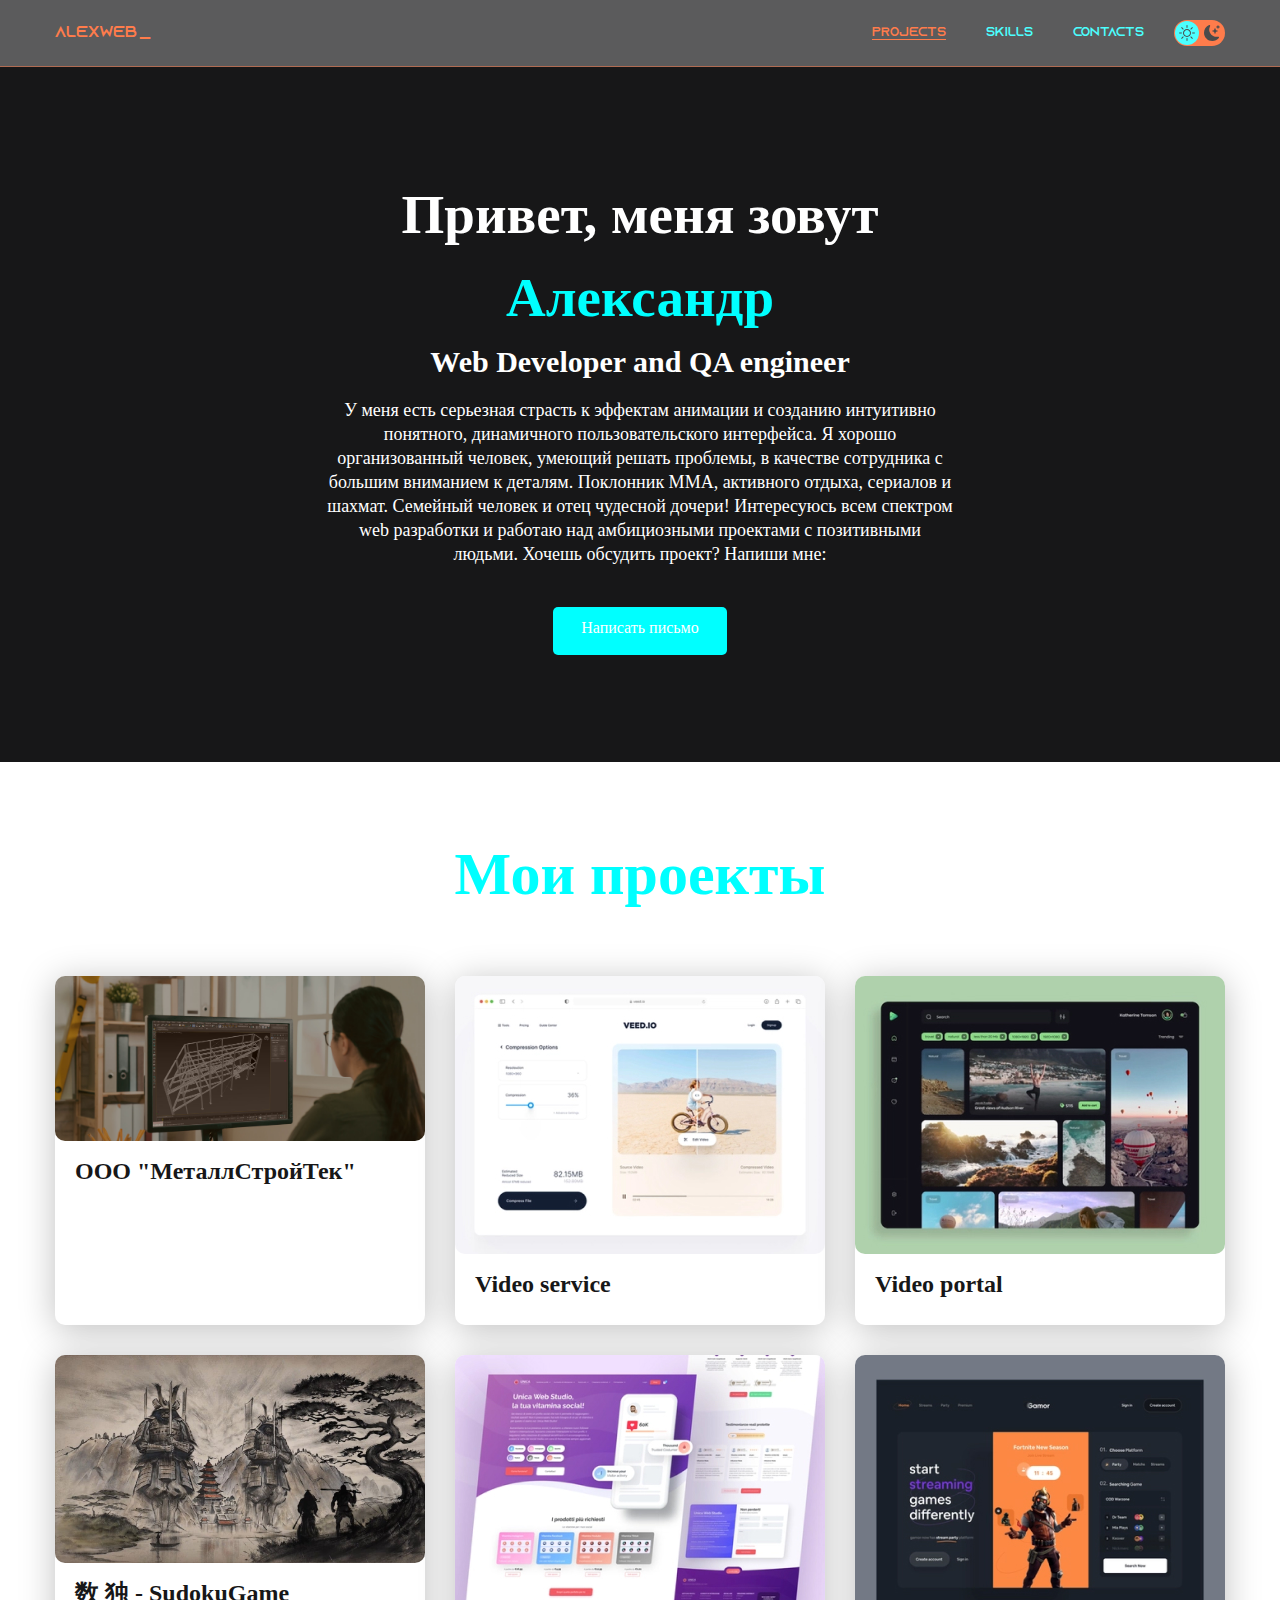
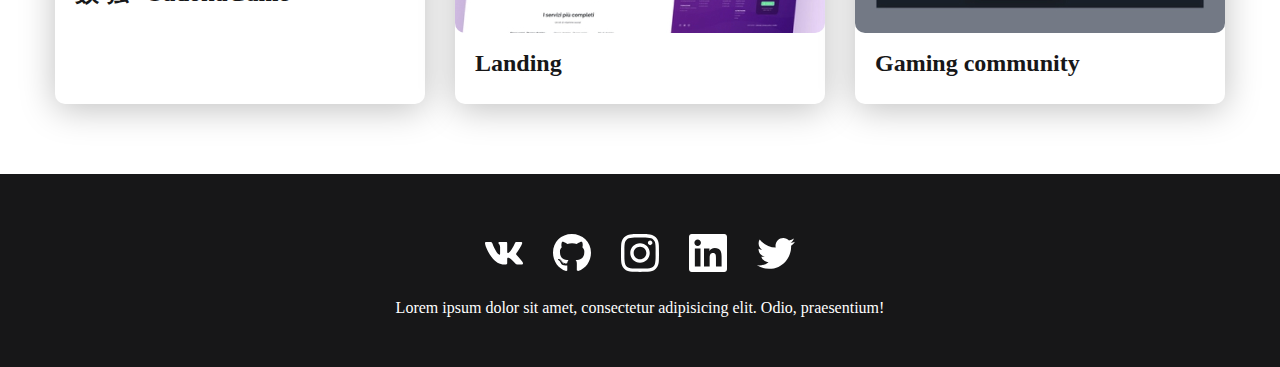
<file: index.html>
<!DOCTYPE html>
<html lang="en">
<head>
    <meta charset="UTF-8">
    <meta http-equiv="X-UA-Compatible" content="IE=edge">
    <meta name="viewport" content="width=device-width, initial-scale=1.0">
    <link rel="stylesheet" href="css/main.css">
    <title>Alexandr_Konovalov|Python_Developer</title>
</head>
<body>
    <nav class="nav">

        <div class="container">
            <div class="nav-row">
                <a href="./index.html" class="logo">
                    <p class="pulse">
                        AlexWeb
                    </p>
                </a>
                <button class="dark-mode-btn">
                    <img src="./img/icons/Sun.svg" alt="Light mode" class="dark-mode-btn_icon">
                    <img src="./img/icons/Moon.svg" alt="Darkt mode" class="dark-mode-btn_icon">
                </button>

                <ul class="nav-list">
                    <li class="nav-list__item"><a href="./index.html" class="nav-list__link nav-list__link--active">Projects</a></li>
                    <li class="nav-list__item"><a href="./skills.html" class="nav-list__link">Skills</a></li>
                    <li class="nav-list__item"><a href="./contacts.html" class="nav-list__link">Contacts</a></li>
                </ul>
            </div>
        </div>

    </nav>
    <!-- <canvas id="spider"></canvas> -->
        <header class="header">
        
            <div class="header__wrapper">
                <h1 class="header__title">
                    
                    <strong>Привет, меня зовут <em>Александр</em></strong><br>
                     Web Developer and QA engineer
                </h1>
                <div class="header__text">
                    <p>У меня есть серьезная страсть к эффектам анимации и созданию интуитивно понятного, динамичного пользовательского интерфейса. Я хорошо организованный человек, умеющий решать проблемы, в качестве сотрудника с большим вниманием к деталям. Поклонник ММА, активного отдыха, сериалов и шахмат. Семейный человек и отец чудесной дочери! Интересуюсь всем спектром web разработки и работаю над амбициозными проектами с позитивными людьми. Хочешь обсудить проект? Напиши мне:</p>
                </div>
                <a href="#!" class="btn">Написать письмо</a>
            </div>
        
        </header>
        
        
    <main class="section">

        <div class="container">

            <h2 class="title-1">Мои проекты</h2>
            <ul class="projects">
                <li class="project">
                    <a href="./project-page.html">
                        <img src="./img/projects/4.jpg" alt="Project img" class="project__img">
                        <h3 class="project-title">ООО "МеталлСтройТек"</h3>
                    </a>
                </li>
                <li class="project">
                    <img src="./img/projects/02.jpg" alt="Project img" class="project__img">
                    <h3 class="project-title">Video service</h3>
                </li>
                <li class="project">
                    <img src="./img/projects/03.jpg" alt="Project img" class="project__img">
                    <h3 class="project-title">Video portal</h3>
                </li>

                <li class="project">
                    <a href="project-page_sudoku.html">
                        <img src="./img/projects/07.jpg" alt="Project img" class="project__img">
                    <h3 class="project-title">数 独 - SudokuGame</h3>
                    </a>
                </li>
                <li class="project">
                    <img src="./img/projects/05.jpg" alt="Project img" class="project__img">
                    <h3 class="project-title">Landing</h3>
                </li>
                <li class="project">
                    <img src="./img/projects/06.jpg" alt="Project img" class="project__img">
                    <h3 class="project-title">Gaming community</h3>
                </li>
            </ul>

        </div>


    </main>

    <footer class="footer">

        <div class="container">
            <div class="footer__wrapper">
                <ul class="social">
                    <li class="social__item"><a href="#!"><img src="./img/icons/VK.svg" alt="Link"></a></li>
                    <li class="social__item"><a href="#!"><img src="./img/icons/GitHub.svg" alt="Link"></a></li>
                    <li class="social__item"><a href="#!"><img src="./img/icons/Instagram.svg" alt="Link"></a></li>
                    <li class="social__item"><a href="#!"><img src="./img/icons/LinkedIn.svg" alt="Link"></a></li>
                    <li class="social__item"><a href="#!"><img src="./img/icons/Twitter.svg" alt="Link"></a></li>
                </ul>
                <div class="copyright">
                    <p>Lorem ipsum dolor sit amet, consectetur adipisicing elit. Odio, praesentium!</p>
                </div>
            </div>
        </div>

    </footer>


    <script src="./js/main.js"></script>
    <script src="./js/sudoku.js"></script>
</body>
</html>
</file>
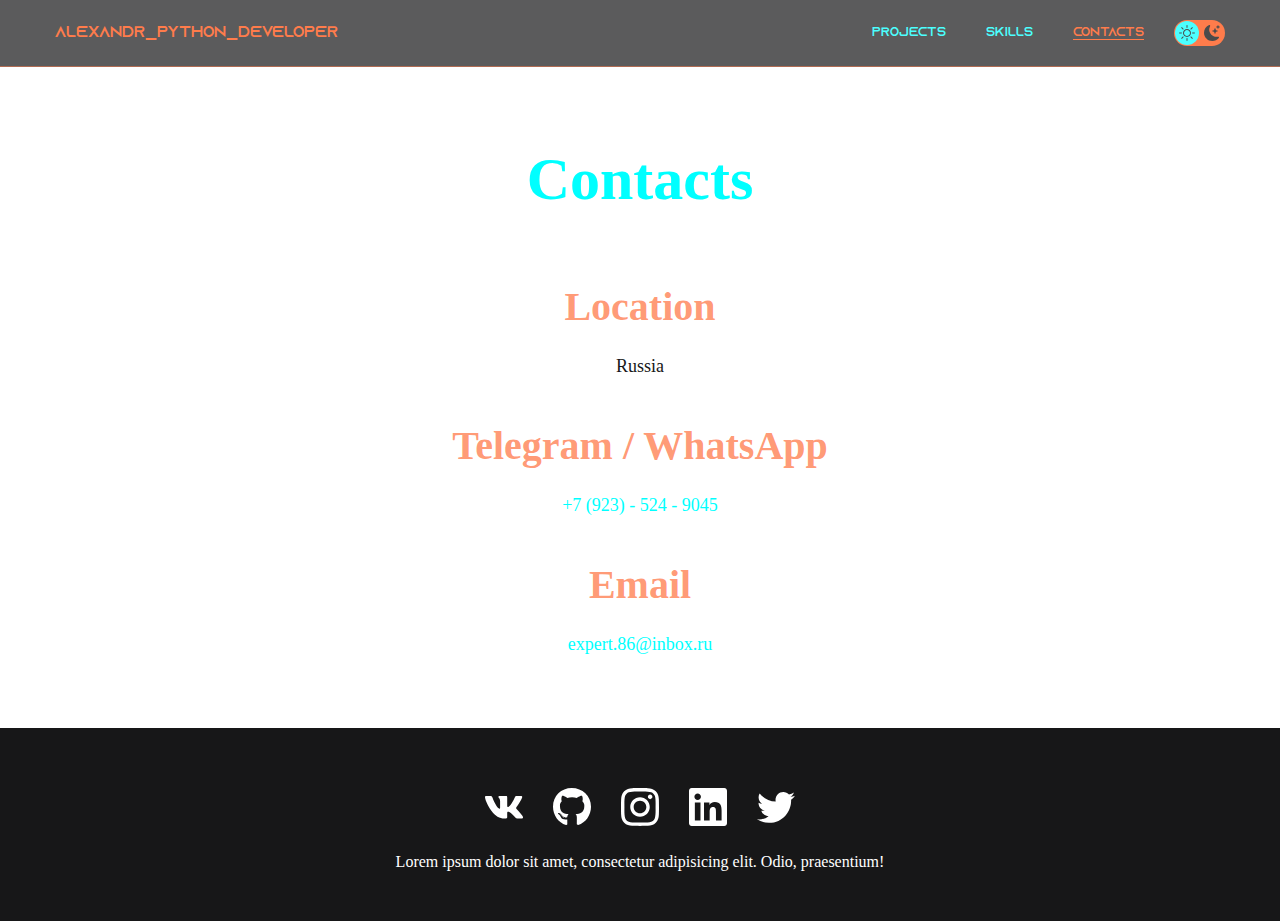
<file: contacts.html>
<!DOCTYPE html>
<html lang="en">
<head>
    <meta charset="UTF-8">
    <meta http-equiv="X-UA-Compatible" content="IE=edge">
    <meta name="viewport" content="width=device-width, initial-scale=1.0">
    <link rel="stylesheet" href="css/main.css">
    <title>Alexandr_Konovalov|Python_Developer</title>
</head>
<body>
    <nav class="nav">

        <div class="container">
            <div class="nav-row">
                <a href="./index.html" class="logo">Alexandr_python_developer</a>

                <button class="dark-mode-btn">
                    <img src="./img/icons/Sun.svg" alt="Light mode" class="dark-mode-btn_icon">
                    <img src="./img/icons/Moon.svg" alt="Darkt mode" class="dark-mode-btn_icon">
                </button>
                
                <ul class="nav-list">
                    <li class="nav-list__item"><a href="./index.html" class="nav-list__link">Projects</a></li>
                    <li class="nav-list__item"><a href="./skills.html" class="nav-list__link">Skills</a></li>
                    <li class="nav-list__item"><a href="./contacts.html" class="nav-list__link nav-list__link--active">Contacts</a></li>
                </ul>
            </div>
        </div>

    </nav>

    <main class="section">

        <div class="container">

            <h1 class="title-1">Contacts</h1>
            <ul class="content-list">
                <li class="content-list__item">
                    <h2 class="title-2">Location</h2>
                    <p>
                      Russia
                    </p>
                </li>
                <li class="content-list__item">
                    <h2 class="title-2">Telegram / WhatsApp</h2>
                    <p>
                        <a href="tel:+79235249045">+7 (923) - 524 - 9045</a>
                    </p>
                </li>
                <li class="content-list__item">
                    <h2 class="title-2">Email</h2>
                    <p>
                        <a href="mailto:expert.86@inbox.ru">expert.86@inbox.ru</a>
                    </p>
                </li>
            </ul>
        </div>
    </main>

    <footer class="footer">

        <div class="container">
            <div class="footer__wrapper">
                <ul class="social">
                    <li class="social__item"><a href="#!"><img src="./img/icons/VK.svg" alt="Link"></a></li>
                    <li class="social__item"><a href="#!"><img src="./img/icons/GitHub.svg" alt="Link"></a></li>
                    <li class="social__item"><a href="#!"><img src="./img/icons/Instagram.svg" alt="Link"></a></li>
                    <li class="social__item"><a href="#!"><img src="./img/icons/LinkedIn.svg" alt="Link"></a></li>
                    <li class="social__item"><a href="#!"><img src="./img/icons/Twitter.svg" alt="Link"></a></li>
                </ul>
                <div class="copyright">
                    <p>Lorem ipsum dolor sit amet, consectetur adipisicing elit. Odio, praesentium!</p>
                </div>
            </div>
        </div>

    </footer>
    <script src="./js/main.js"></script>
</body>
</html>
</file>
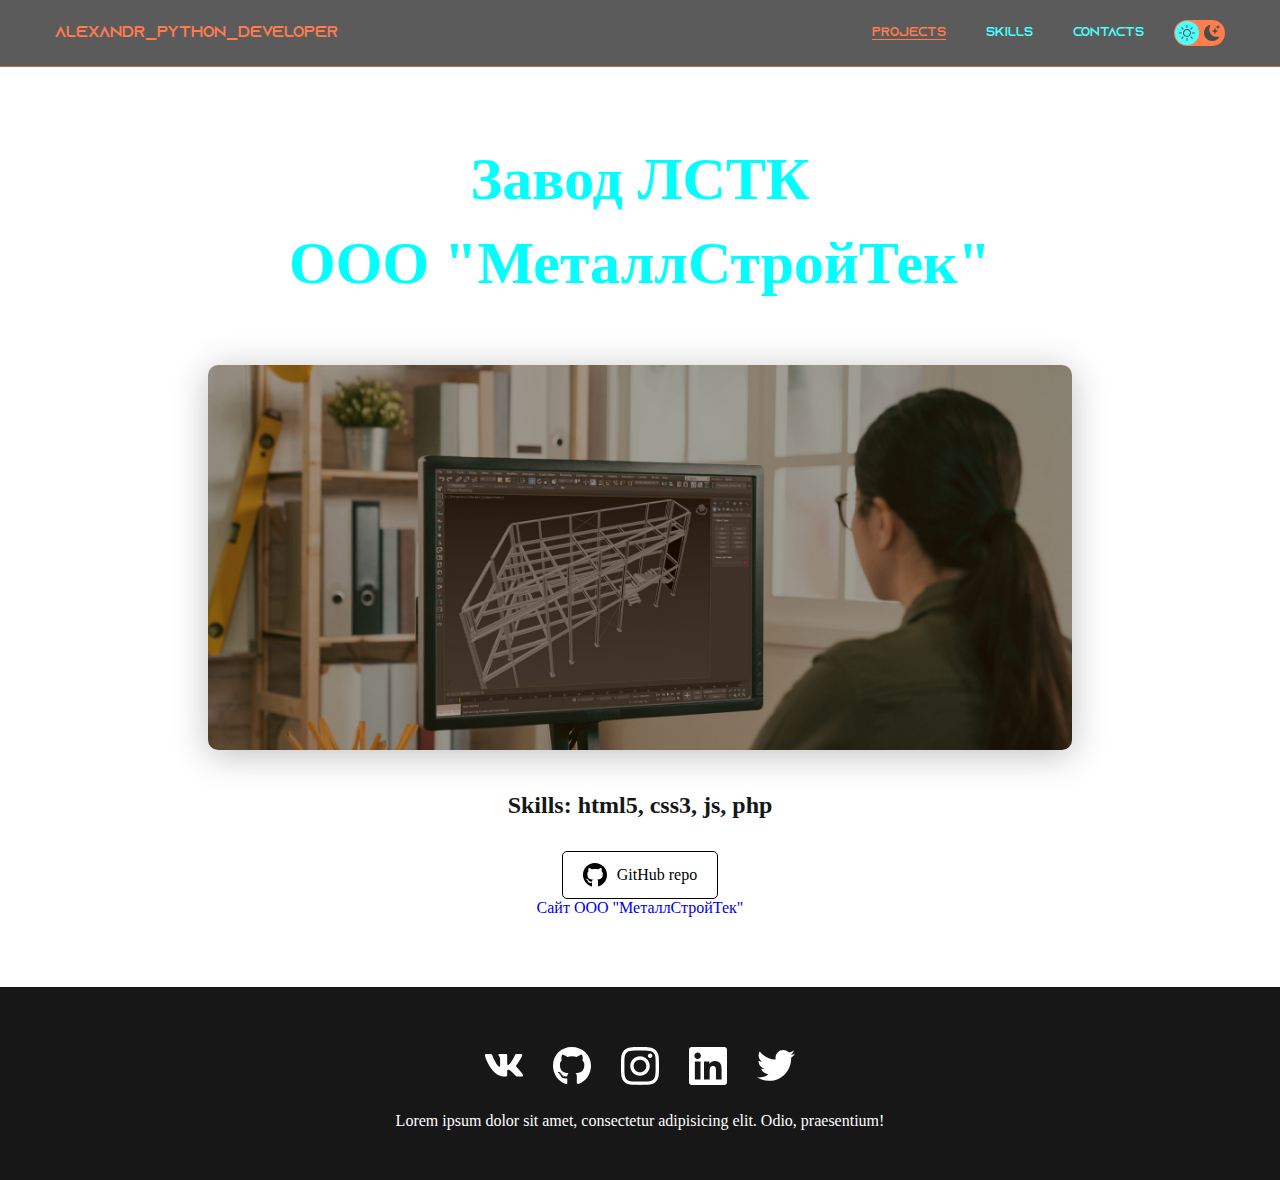
<file: project-page.html>
<!DOCTYPE html>
<html lang="en">
<head>
    <meta charset="UTF-8">
    <meta http-equiv="X-UA-Compatible" content="IE=edge">
    <meta name="viewport" content="width=device-width, initial-scale=1.0">
    <link rel="stylesheet" href="css/main.css">
    <title>Alexandr_Konovalov|Python_Developer</title>
</head>
<body>
    <nav class="nav">

        <div class="container">
            <div class="nav-row">
                <a href="./index.html" class="logo">Alexandr_python_developer</a>

                <button class="dark-mode-btn">
                    <img src="./img/icons/Sun.svg" alt="Light mode" class="dark-mode-btn_icon">
                    <img src="./img/icons/Moon.svg" alt="Darkt mode" class="dark-mode-btn_icon">
                </button>
                
                <ul class="nav-list">
                    <li class="nav-list__item"><a href="./index.html" class="nav-list__link nav-list__link--active">Projects</a></li>
                    <li class="nav-list__item"><a href="./skills.html" class="nav-list__link">Skills</a></li>
                    <li class="nav-list__item"><a href="./contacts.html" class="nav-list__link">Contacts</a></li>
                </ul>
            </div>
        </div>

    </nav>

    <main class="section">

        <div class="container">

            <div class="project-details">

                <h1 class="title-1">Завод ЛСТК <br>ООО "МеталлСтройТек"</h1>

                <img src="./img/projects/4.jpg" alt="" class="project-details__cover">

                <div class="project-details__desc">
                    <p>Skills: html5, css3, js, php</p>
                </div>

                <a href="#!" class="btn-outline">
                    <img src="./img/icons/gitHub-black.svg" alt="">
                    GitHub repo
                </a>
                <div>
                    <a href="https:/металлстройтек.рф">Сайт ООО "МеталлСтройТек"</a>
                </div>
                



            </div>

        </div>


    </main>

    <footer class="footer">

        <div class="container">
            <div class="footer__wrapper">
                <ul class="social">
                    <li class="social__item"><a href="#!"><img src="./img/icons/VK.svg" alt="Link"></a></li>
                    <li class="social__item"><a href="#!"><img src="./img/icons/GitHub.svg" alt="Link"></a></li>
                    <li class="social__item"><a href="#!"><img src="./img/icons/Instagram.svg" alt="Link"></a></li>
                    <li class="social__item"><a href="#!"><img src="./img/icons/LinkedIn.svg" alt="Link"></a></li>
                    <li class="social__item"><a href="#!"><img src="./img/icons/Twitter.svg" alt="Link"></a></li>
                </ul>
                <div class="copyright">
                    <p>Lorem ipsum dolor sit amet, consectetur adipisicing elit. Odio, praesentium!</p>
                </div>
            </div>
        </div>

    </footer>
    <script src="./js/main.js"></script>
</body>
</html>
</file>
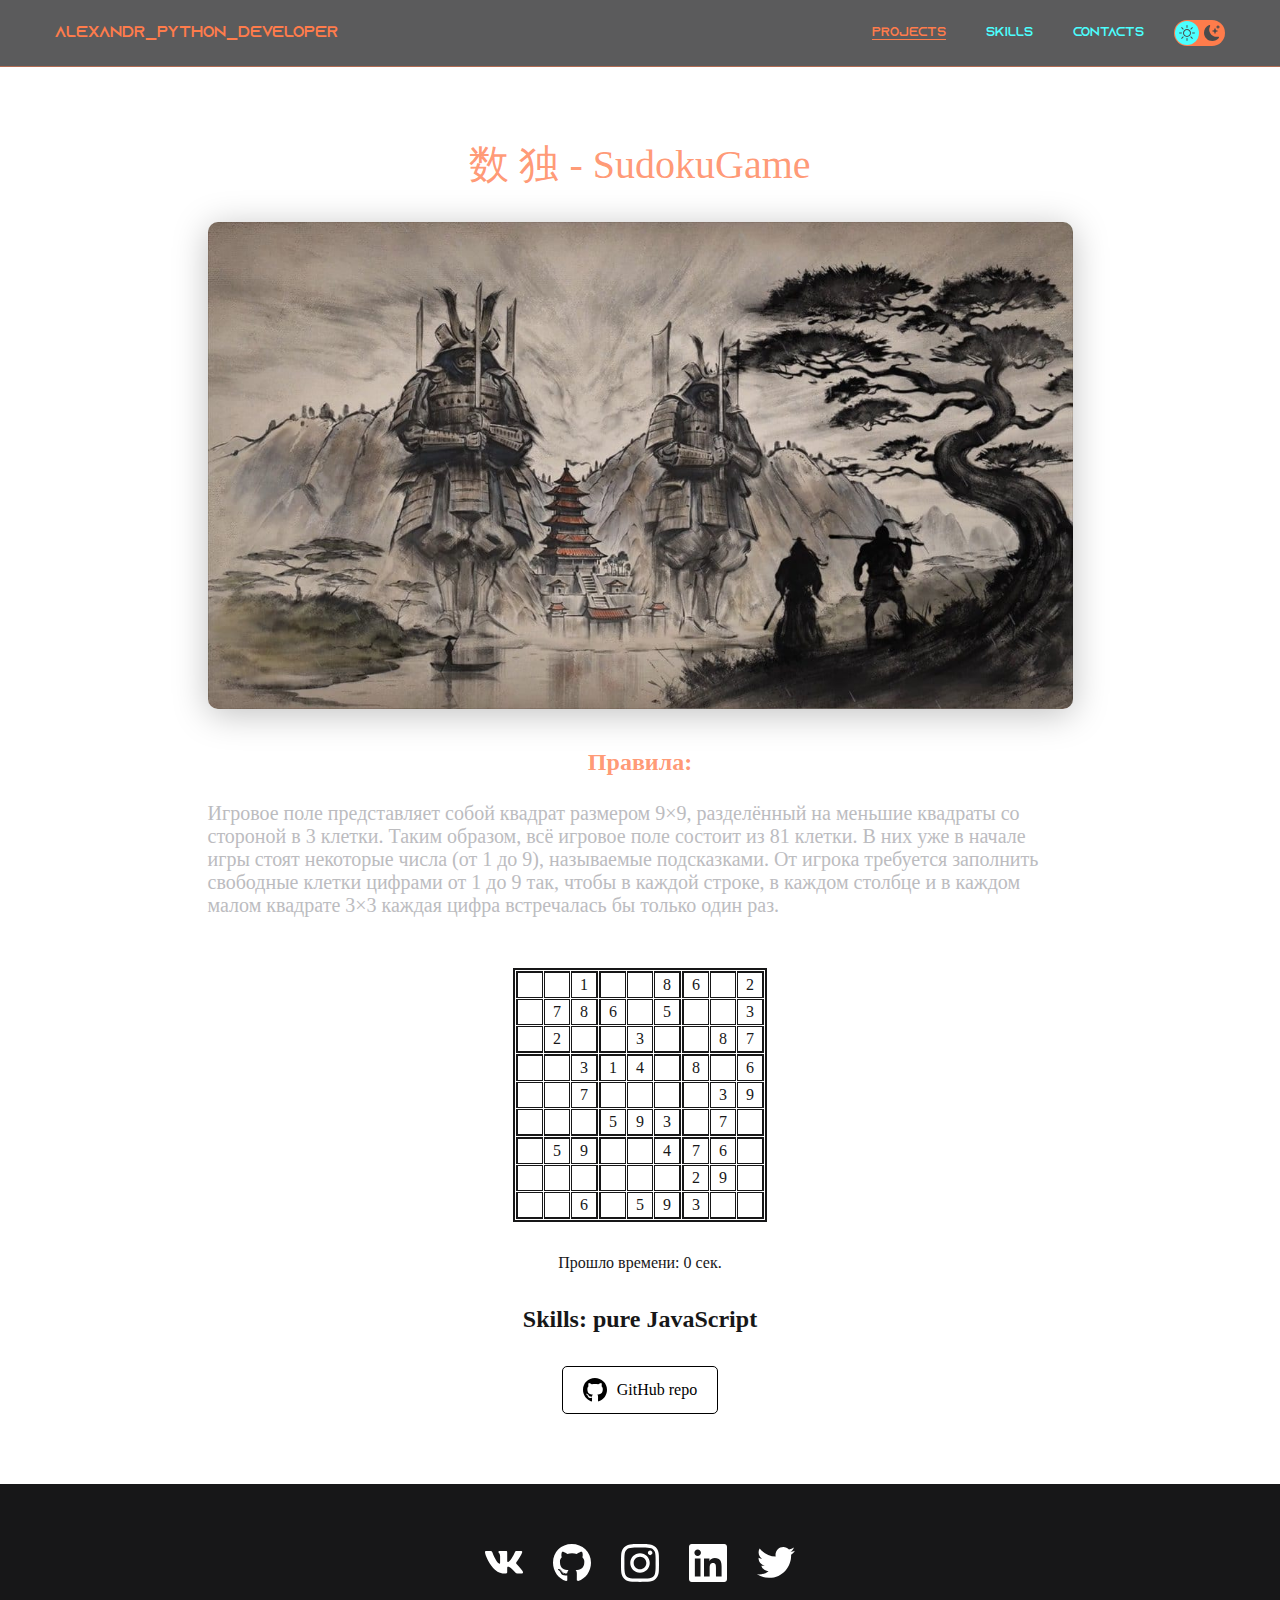
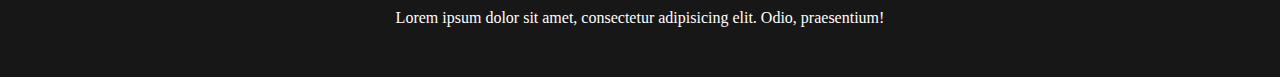
<file: project-page_sudoku.html>
<!DOCTYPE html>
<html lang="en">
<head>
    <meta charset="UTF-8">
    <meta http-equiv="X-UA-Compatible" content="IE=edge">
    <meta name="viewport" content="width=device-width, initial-scale=1.0">
    <link rel="stylesheet" href="css/main.css">
    <title>Alexandr_Konovalov|Python_Developer</title>
</head>
<body>
    <nav class="nav">

        <div class="container">
            <div class="nav-row">
                <a href="./index.html" class="logo">Alexandr_python_developer</a>

                <button class="dark-mode-btn">
                    <img src="./img/icons/Sun.svg" alt="Light mode" class="dark-mode-btn_icon">
                    <img src="./img/icons/Moon.svg" alt="Darkt mode" class="dark-mode-btn_icon">
                </button>
                
                <ul class="nav-list">
                    <li class="nav-list__item"><a href="./index.html" class="nav-list__link nav-list__link--active">Projects</a></li>
                    <li class="nav-list__item"><a href="./skills.html" class="nav-list__link">Skills</a></li>
                    <li class="nav-list__item"><a href="./contacts.html" class="nav-list__link">Contacts</a></li>
                </ul>
            </div>
        </div>

    </nav>

    <main class="section">

        <div class="container">

            <div class="project-details">

                <h1 class="title-1Sudoku">数 独 - SudokuGame</h1>

                <img src="./img/projects/07.jpg" alt="" class="project-details__cover">
                <h2>Правила:</h2>
                <p class="sudokuRules">
                    Игровое поле представляет собой квадрат размером 9×9, 
                    разделённый на меньшие квадраты со стороной в 3 клетки. 
                    Таким образом, всё игровое поле состоит из 81 клетки. 
                    В них уже в начале игры стоят некоторые числа (от 1 до 9), 
                    называемые подсказками. От игрока требуется заполнить свободные 
                    клетки цифрами от 1 до 9 так, чтобы в каждой строке, 
                    в каждом столбце и в каждом малом квадрате 3×3 каждая цифра 
                    встречалась бы только один раз.
                </p>
                <div id="playGround"></div>
                
                <div class="project-details__desc">
                    <p>Skills: pure JavaScript</p>
                </div>

                <a href="https://github.com/Alexsandr-Konovalov/sudokuGame.git" target="_blank" class="btn-outline">
                    <img src="./img/icons/gitHub-black.svg" alt="">
                    GitHub repo
                </a>
            </div>

        </div>


    </main>

    <footer class="footer">

        <div class="container">
            <div class="footer__wrapper">
                <ul class="social">
                    <li class="social__item"><a href="#!"><img src="./img/icons/VK.svg" alt="Link"></a></li>
                    <li class="social__item"><a href="#!"><img src="./img/icons/GitHub.svg" alt="Link"></a></li>
                    <li class="social__item"><a href="#!"><img src="./img/icons/Instagram.svg" alt="Link"></a></li>
                    <li class="social__item"><a href="#!"><img src="./img/icons/LinkedIn.svg" alt="Link"></a></li>
                    <li class="social__item"><a href="#!"><img src="./img/icons/Twitter.svg" alt="Link"></a></li>
                </ul>
                <div class="copyright">
                    <p>Lorem ipsum dolor sit amet, consectetur adipisicing elit. Odio, praesentium!</p>
                </div>
            </div>
        </div>

    </footer>
    <script src="./js/main.js"></script>
    <script src="./js/sudoku.js"></script>
</body>
</html>
</file>
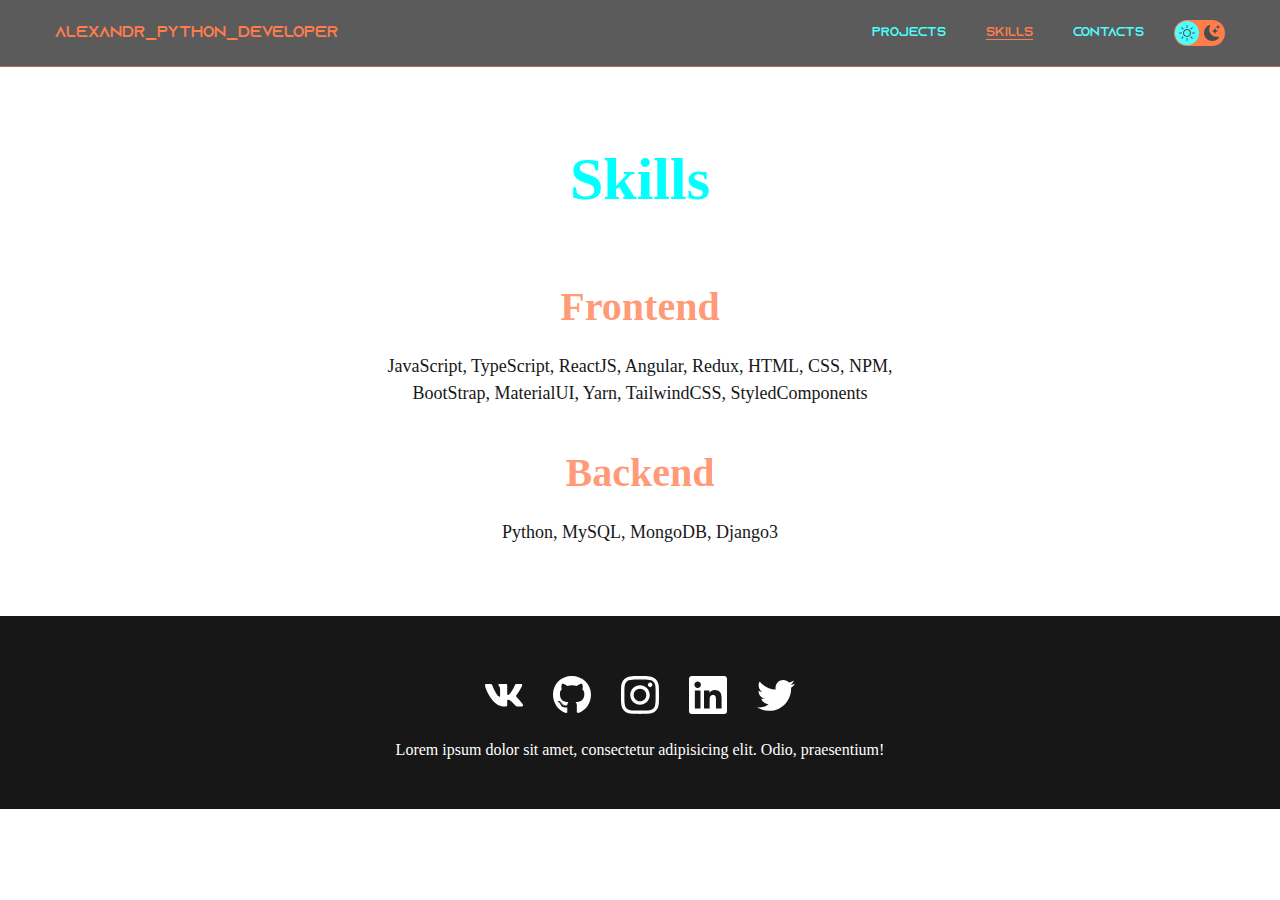
<file: skills.html>
<!DOCTYPE html>
<html lang="en">
<head>
    <meta charset="UTF-8">
    <meta http-equiv="X-UA-Compatible" content="IE=edge">
    <meta name="viewport" content="width=device-width, initial-scale=1.0">
    <link rel="stylesheet" href="css/main.css">
    <title>Alexandr_Konovalov|Python_Developer</title>
</head>
<body>
    <nav class="nav">

        <div class="container">
            <div class="nav-row">
                <a href="./index.html" class="logo">Alexandr_python_developer</a>

                <button class="dark-mode-btn">
                    <img src="./img/icons/Sun.svg" alt="Light mode" class="dark-mode-btn_icon">
                    <img src="./img/icons/Moon.svg" alt="Darkt mode" class="dark-mode-btn_icon">
                </button>
                
                <ul class="nav-list">
                    <li class="nav-list__item"><a href="./index.html" class="nav-list__link">Projects</a></li>
                    <li class="nav-list__item"><a href="./skills.html" class="nav-list__link nav-list__link--active">Skills</a></li>
                    <li class="nav-list__item"><a href="./contacts.html" class="nav-list__link">Contacts</a></li>
                </ul>
            </div>
        </div>

    </nav>

    <main class="section">

        <div class="container">

            <h1 class="title-1">Skills</h1>
            <ul class="content-list">
                <li class="content-list__item">
                    <h2 class="title-2">Frontend</h2>
                    <p>
                        JavaScript, TypeScript, ReactJS, Angular, Redux, HTML, CSS, NPM, BootStrap, MaterialUI,      Yarn, TailwindCSS, StyledComponents
                    </p>
                </li>
                <li class="content-list__item">
                    <h2 class="title-2">Backend</h2>
                    <p>
                        Python, MySQL, MongoDB, Django3
                    </p>
                </li>
            </ul>
        </div>
    </main>

    <footer class="footer">

        <div class="container">
            <div class="footer__wrapper">
                <ul class="social">
                    <li class="social__item"><a href="#!"><img src="./img/icons/VK.svg" alt="Link"></a></li>
                    <li class="social__item"><a href="#!"><img src="./img/icons/GitHub.svg" alt="Link"></a></li>
                    <li class="social__item"><a href="#!"><img src="./img/icons/Instagram.svg" alt="Link"></a></li>
                    <li class="social__item"><a href="#!"><img src="./img/icons/LinkedIn.svg" alt="Link"></a></li>
                    <li class="social__item"><a href="#!"><img src="./img/icons/Twitter.svg" alt="Link"></a></li>
                </ul>
                <div class="copyright">
                    <p>Lorem ipsum dolor sit amet, consectetur adipisicing elit. Odio, praesentium!</p>
                </div>
            </div>
        </div>

    </footer>
    <script src="./js/main.js"></script>
</body>
</html>
</file>
<file: css/main.css>
@import"./reset.css";

/* *{border: 1px solid red;}*/

:root {
    --black: #171718;
    --black-border: rgba(255, 68, 0, 0.517);
    --white: #fff;
    --purple: #5c62ec;
    --purple: aqua;
    --aqua: aqua;

    --text-color: var(--black);

    --dark-bg: var(--black);
    --dark-border: var(--black-border);
    --header-text: var(--white);
    --accent: var(--purple);

    /* Light mode */
    --page-bg: var(--white);
    --text-color: var(--black);

    --title-1: var(--accent);

    --project-card-bg: var(--white);
    --project-card-text: var(--black);
    --box-shadow: 0px 5px 35px rgba(0, 0, 0, 0.25);

}

.dark {
    /* Dark mode */
    --page-bg: #252526;
    --text-color: var(--white);

    --title-1: var(--white);

    --project-card-bg: var(--black);
    --project-card-text: var(--white);
    --box-shadow: 0px 5px 35px rgba(0, 0, 0, 0.8);
}

html, body {
    display: flex;
    flex-direction: column;
    min-height: 100wh;

    font-family: 'DM Sans';
    letter-spacing: normal;
    color: var(--text-color);

    /* Light mode */
    background-color: var(--page-bg);
    color: var(--text-color);
}
.container {
    max-width: 1200px;
    margin: 0 auto;
    padding: 0 15px;

}

.none {
    display: none !important;
}

/* General */
.section {
    padding: 70px 0;
}
.title-1 {
    margin-bottom: 60px;

    font-size: 60px;
    font-weight: 700;
    line-height: 1.4;
    color: var(--title-1);
    text-align: center;
}

.title-2 {
    margin-bottom: 20px;
    
    font-size: 40px;
    line-height: 1.3;
    font-weight: 700;
}

/* Nav */
.nav {
    background-color: var(--dark-bg);
    color: var(--header-text);
    padding: 20px 0;
    border-bottom: 1px solid var(--dark-border);
    opacity: .7;
}

.nav-row {
    display: flex;
    justify-content: flex-end;
    align-items: center;
    column-gap: 30px;
    row-gap: 20px;
    flex-wrap: wrap;
}

.logo {
    margin-right: auto;
    color: var(--header-text);
    font-size: 15px;
    color: orange;
    color: orangered;
    font-family: Azonix;

}

.pulse {
    position: relative;
}

.pulse::after {
    content: '_';
    width: .2rem;
    height: 0.85rem;
    display: block;
    color: orange;
    color: orangered;
    position: absolute;
    bottom: 2px;
    right: -.3rem;

    animation-name: pulse_;
    animation-duration: .9s;
    animation-iteration-count: infinite;
}
@keyframes pulse_ {
    0% {color: orange; color: orangered;}
    100% {color: #171718;}
}
.nav-list {
    display: flex;
    flex-wrap: wrap;
    row-gap: 10px;
    align-items: center;
    column-gap: 40px;
    font-size: 12px;
    font-weight: 300;
    font-family: Azonix;
}

.nav-list__link {
    color: var(--header-text);
    transition: opacity .2s ease-in;
    color: aqua;
}

.nav-list__link:hover {
    opacity: .8;
}

.nav-list__link--active {
    position: relative;
    color: orange;
    color: orangered;
}

.nav-list__link--active::before {
    content: '';

    display: block;
    width: 100%;
    height: 1px;
    background-color: var(--accent);

    position: absolute;
    left: 0;
    top: 100%;
    background-color: orange;
    background-color: orangered;

}

/* Dark mode btn */

.dark-mode-btn {
    position: relative;
    order: 1;

    display: flex;
    justify-content: space-between;

    width: 51px;
    height: 26px;
    padding: 5px;

    background-color: #3c0101;
    background-color: orangered;
    border-radius: 50px;
}

.dark-mode-btn::before {
    position: absolute;
    top: 1px;
    left: 1px;

    content: '';
    display: block;
    width: 24px;
    height: 24px;

    border-radius: 50%;
    background-color: orangered;
    background-color: aqua;

    transition: left .2s ease-in;

}

.dark-mode-btn--active::before {
    left: 26px;
}

.dark-mode-btn_icon {
    position: relative;
    z-index: 9;
}

/* Header */
/* animation fonSpider */
#spider {
    width: 100%;
    height: 450px;

    background-size: cover;
    background-position: center;

    margin-top: -0px;

    z-index: 99;
    opacity: 0.8;
    
}

.header {
    min-height: 695px;
    padding: 40px 0;
    background-color: var(--dark-bg);
    color: var(--header-text);
    text-align: center;


 /*   background-image: url('./../img/header-bg1.jpg');*/
    background-repeat: no-repeat;
    background-size: auto;
    background-position: center center;

    display: flex;
    justify-content: center;
    align-items: center;

}

.header__wrapper {
    padding: 0 15px;
    max-width: 660px;
    

}

.header__title {
    font-size: 30px;
    font-weight: 700;
    line-height: 1.5;
    margin-bottom: 15px;
    color: white;
  
}
.header__title strong {
    font-size: 55px;
    font-weight: 700;

  
}

.header__title em {
    font-style: normal;
    color: var(--accent);

 
}

.header__text {
    font-size: 18px;
    line-height: 1.333;
    margin-bottom: 40px;

   
}

.header__text p + p {
    margin-top: .5em;
}

/* Btn */ 

.btn {
    display: inline-block;
    height: 48px;
    padding: 12px 28px;
    border-radius: 5px;
    background-color: var(--accent);
    color: var(--white);
    letter-spacing: .15;
    font-size: 16px;
    font-weight: 500;
    transition: opacity .2s ease-in;

    z-index: 999;
}

.btn:hover {
    opacity: 0.8;
}

.btn:active {
    position: relative;
    top: 1px;
}

/* Btn-outline */

.btn-outline {
    display: flex;
    column-gap: 10px;
    align-items: center;

    height: 48px;
    padding: 14px 20px;

    border-radius: 5px;
    border: 1px solid #000;
    background-color: var(--white);
    color: #000;

    transition: opacity .2s ease-in;
}
.btn-outline:hover {
    opacity: 0.8;
}

.btn-outline:active {
    position: relative;
    top: 1px;
}

/* Projects */

.projects {
    display: flex;
    justify-content: center;
    flex-wrap: wrap;
    column-gap: 30px;
    row-gap: 30px;
}

.project {
    max-width: 370px;
    background-color: var(--project-card-bg);
    box-shadow: var(--box-shadow);
    border-radius: 10px;
}

.project__img {
    border-radius: 10px;
}

.project-title {
    padding: 15px 20px 25px;
    font-weight: 700;
    font-size: 24px;
    line-height: 1.3;
    color: var(--project-card-text);
}
/* Project-details  */

.project-details {
    margin: 0 auto;
    max-width: 865px;

    display: flex;
    flex-direction: column;
    align-items: center;
}

.project-details__cover {
    max-width: 100%;
    margin-bottom: 40px;

    box-shadow: 0px 5px 35px rgba(0, 0, 0, 0.25);
    border-radius: 10px;
}
.project-details__desc {
    font-weight: 700;
    font-size: 24px;
    line-height: 1.3;
    margin-bottom: 30px;
}
/* Content-list */

.content-list {
    margin: 0 auto;
    max-width: 570px;
    display: flex;
    flex-direction: column;
    align-items: center;
    row-gap: 40px;
    text-align: center;
}

.content-list a {
    color: var(--accent);
}
.content-list__item {
    font-size: 18px;
    line-height: 1.5;
}
.content-list__item p + p {
    margin-top: 0.5em;
}

/* Footer */ 

.footer {
    margin-top: auto;

    background-color: var(--dark-bg);
    padding: 60px 0 50px;
    color: var(--header-text);
    text-align: center;
}
.footer__wrapper {
    display: flex;
    flex-direction: column;
    align-items: center;
    row-gap: 27px;
}
.social {
    display: flex;
    column-gap: 30px;
    align-items: center;
}

.copyright {
    font-size: 16px;
}
.copyright p + p {
    margin-top: 0.5em;
}

@media (max-width: 620px) {
    /* Header */

    .header {
        min-height: unset;
    }
    .header__title {
        font-size: 30px;
    }
    .header__title strong {
        font-size: 40px;
    }

    /* Nav */

    .nav-row {
        justify-content: space-between;
    }

    .dark-mode-btn {
        order: 0;
    }

    /* General */

    .section {
        padding: 40px 0;
    }
    .title-1 {
        margin-bottom: 30px;
        font-size: 40px;
    }

    .title-2 {
        margin-bottom: 10px;
        font-size: 30px;
    }
    /* Projects */

    .project-title {
        font-size: 22px;
    }

    /* Project-page */

    .project-details__desc {
        margin-bottom: 20px;
        font-size: 22px;
    }

    /* Content List */
    
    .content-list {
        row-gap: 20px;
        }

    .content-list__item {
        font-size: 16px;
        }

    /* Footer */

    .footer {
        padding: 40px 0 30px;
    }
    .footer__wrapper {
        row-gap: 20px;
    }

    /* Social */

    .social {
        column-gap: 20px;
    }

    .social__item {
        width: 28px;
    }

}
/* SUDOKU GAME ========================= */
.title-1Sudoku{
    margin-bottom: 30px;
    font-size: 40px;
    color: rgba(255, 68, 0, 0.557);
}
h2{
    font-size: 1.5em;
    font-weight: bold;
    color: #bcbcbf;
    color: rgba(255, 68, 0, 0.557);
}
.sudokuRules{
    font-size: 1.25em;
    padding: 3% 0;
    color: #bcbcbf;
    
}
#playGround{
    width: 100%;
    margin-top: 3%;
    text-align: center;
}
.sudoku{
    display: inline-table;
    border: solid 2px;
    border-spacing: 1px;
}
.sudoku td{
    border: solid 1px;
    width: 1.5rem;
    height: 1.5rem;
}
.sudoku td.top{
    border-top: solid 2px;
}
.sudoku td.bottom{
    border-bottom: solid 2px;
}
.sudoku td.left{
    border-left: solid 2px;
}
.sudoku td.right{
    border-right: solid 2px;
}
.sudoku input{
    width: inherit;
    height: inherit;
    padding: 0;
    text-align: center;
    color: brown;
    background: none;
}
.sudoku .marked{
    background-color: #9ce29c;
}
.sudoku .mistake{
    background-color: darksalmon;
}
.timer .display{
    margin: 2rem;
}
/* ========================= */
</file>
